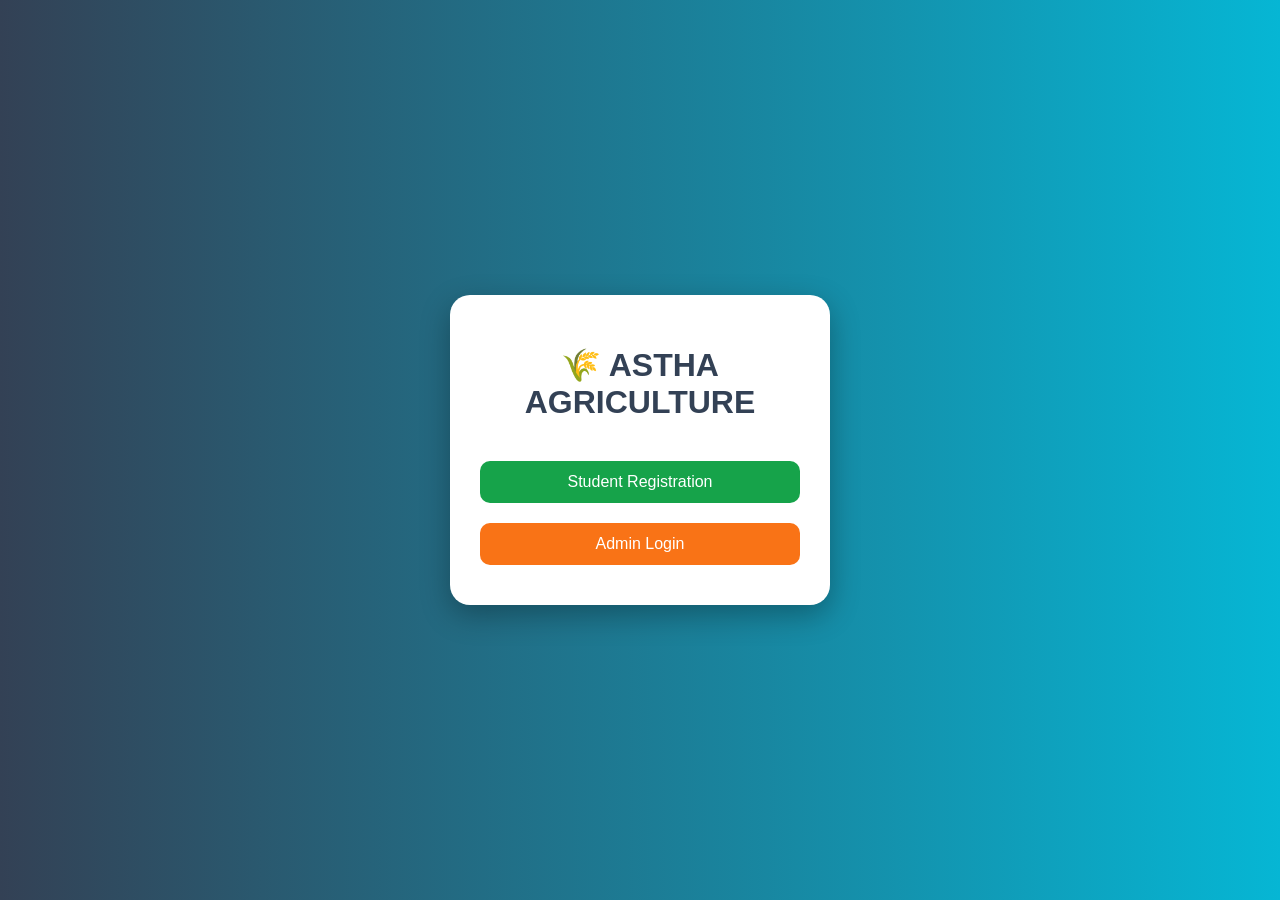
<file: index.html>
<!DOCTYPE html>
<html lang="en">
<head>
  <meta charset="UTF-8">
  <title>Astha Agriculture</title>

  <style>
    body {
      margin: 0;
      font-family: Arial;
      background: linear-gradient(to right, #334155, #06b6d4);
      height: 100vh;
      display: flex;
      justify-content: center;
      align-items: center;
    }

    .card {
      background: white;
      padding: 30px;
      border-radius: 20px;
      box-shadow: 0 10px 30px rgba(0,0,0,0.3);
      width: 320px;
      text-align: center;
    }

    h1 {
      color: #334155;
      margin-bottom: 30px;
    }

    button {
      width: 100%;
      padding: 12px;
      margin: 10px 0;
      border: none;
      border-radius: 10px;
      color: white;
      font-size: 16px;
      cursor: pointer;
    }

    .student {
      background: #16a34a;
    }

    .student:hover {
      background: #15803d;
    }

    .admin {
      background: #f97316;
    }

    .admin:hover {
      background: #ea580c;
    }
  </style>
</head>

<body>

  <div class="card">
    <h1>🌾 ASTHA AGRICULTURE</h1>

    <button class="student" onclick="goToStudent()">Student Registration</button>

    <button class="admin" onclick="goToAdmin()">Admin Login</button>
  </div>

  <script>
    function goToStudent() {
      window.location.href = "form.html";
    }

    function goToAdmin() {
      window.location.href = "login.html";
    }
  </script>

</body>
</html>
</file>
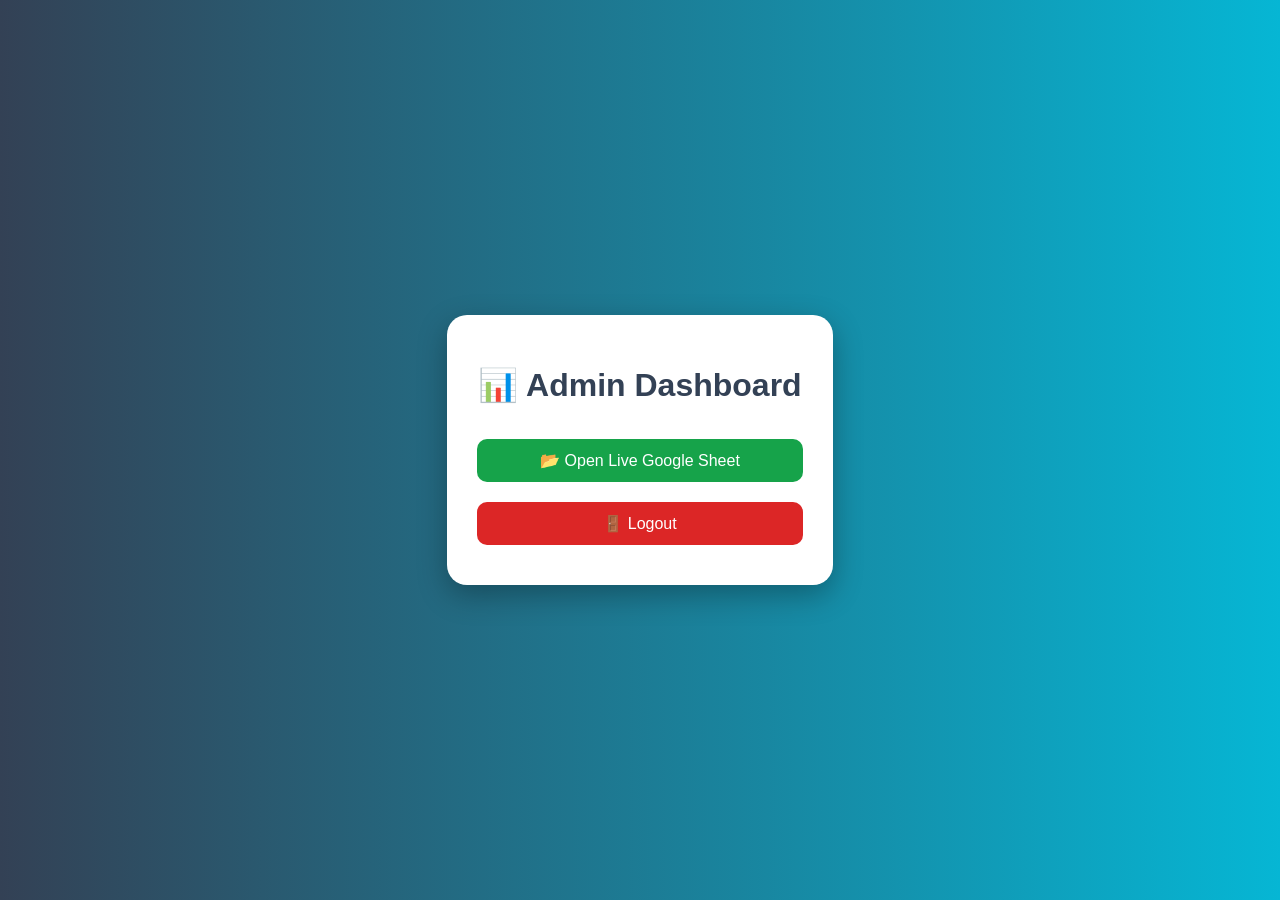
<file: admin.html>
<!DOCTYPE html>
<html lang="en">
<head>
  <meta charset="UTF-8">
  <meta name="viewport" content="width=device-width, initial-scale=1.0">
  <title>Admin Dashboard</title>

  <style>
    * {
      box-sizing: border-box;
    }

    body {
      margin: 0;
      font-family: Arial;
      background: linear-gradient(to right, #334155, #06b6d4);
      height: 100vh;
      display: flex;
      align-items: center;
      justify-content: center;
    }

    /* MAIN CARD */
    .card {
      background: white;
      width: 100%;
      max-width: 400px;
      padding: 30px;
      border-radius: 20px;
      box-shadow: 0px 10px 30px rgba(0,0,0,0.3);
      text-align: center;
    }

    /* TITLE */
    h1 {
      margin-bottom: 25px;
      color: #334155;
    }

    /* BUTTON COMMON STYLE */
    button {
      width: 100%;
      padding: 12px;
      margin: 10px 0;
      border: none;
      border-radius: 10px;
      font-size: 16px;
      cursor: pointer;
      transition: 0.3s;
      color: white;
    }

    /* GREEN BUTTON */
    .green-btn {
      background: #16a34a;
    }

    .green-btn:hover {
      background: #15803d;
    }

    /* RED BUTTON */
    .red-btn {
      background: #dc2626;
    }

    .red-btn:hover {
      background: #b91c1c;
    }

    /* RESPONSIVE */
    @media (max-width: 500px) {
      .card {
        margin: 20px;
        padding: 20px;
      }
    }
  </style>

</head>

<body>

<div class="container">

  <div class="card">

    <h1>📊 Admin Dashboard</h1>

    <!-- OPEN SHEET -->
    <button class="green-btn" onclick="openSheet()">
      📂 Open Live Google Sheet
    </button>

    <!-- LOGOUT -->
    <button class="red-btn" onclick="logout()">
      🚪 Logout
    </button>

  </div>

</div>

<script>
function openSheet() {
  window.open(
    "https://docs.google.com/spreadsheets/d/1U6oYPazqIKCYWCJ95tD0z4MA2019FSBBQzpBOEpp_TQ/edit?usp=sharing",
    "_blank"
  );
}

function logout() {
  localStorage.removeItem("admin");
  window.location.href = "login.html";
}

function logout() {
  // admin session remove karo
  localStorage.removeItem("admin");

  // login page pe redirect
  window.location.href = "login.html";
}
</script>

</body>
</html>
</file>
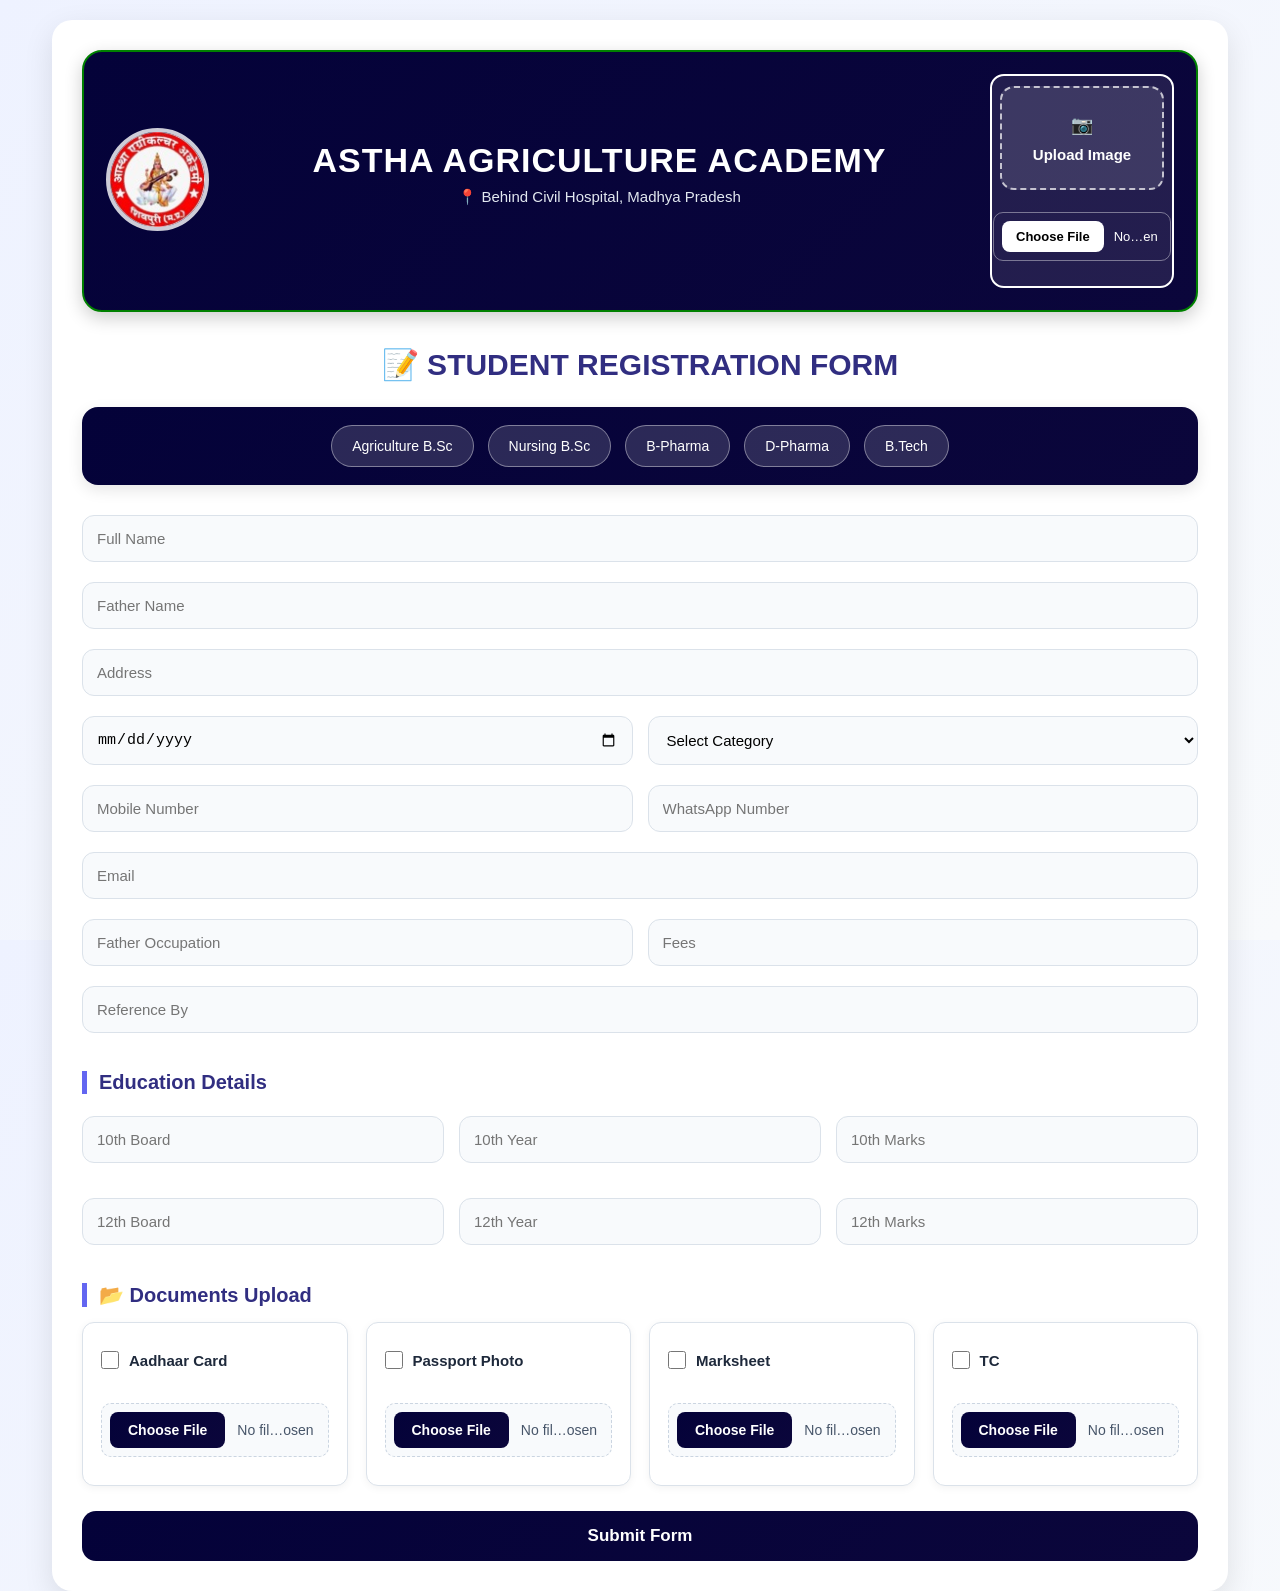
<file: form.html>
<!DOCTYPE html>
<html lang="en">

<head>
  <meta charset="UTF-8">
  <meta name="viewport" content="width=device-width, initial-scale=1.0">
  <title>Astha Agriculture Form</title>
  <link rel="stylesheet" href="style.css">
  <style>
    body {
  margin: 0;
  font-family: 'Segoe UI', Tahoma, Geneva, Verdana, sans-serif;
  background: linear-gradient(135deg, #eef2ff, #f8fafc);
  padding: 20px;
}

/* MAIN CONTAINER */
.container {
  width: 90%;
  max-width: 1200px;
  margin: auto;
  background: #ffffff;
  padding: 30px;
  border-radius: 20px;
  box-shadow: 0 10px 30px rgba(0, 0, 0, 0.1);
}

/* HEADER */
.header {
  background: linear-gradient(135deg, #040239, #0b063b);
  display: flex;
  justify-content: space-between;
  align-items: center;
  gap: 20px;
  padding: 22px;
  border-radius: 20px;
  flex-wrap: wrap;
  color: white;
  box-shadow: 0 6px 18px rgba(0,0,0,0.2);
}

/* LOGO */
.logo img {
  width: 95px;
  height: 95px;
  border-radius: 50%;
  object-fit: cover;
  border: 4px solid rgba(255,255,255,0.8);
}

/* TITLE */
.title {
  text-align: center;
  flex: 1;
}

.title h1 {
  margin: 0;
  font-size: 34px;
  letter-spacing: 1px;
  color: white;
  font-weight: bold;
}

.title p {
  margin-top: 8px;
  font-size: 15px;
  color: #e2e8f0;
}

/* PHOTO BOX */
.photo-box {
  width: 150px;
  height: 190px;
  border: 2px solid white;
  border-radius: 14px;
  background: rgba(249, 246, 246, 0.1);
  display: flex;
  flex-direction: column;
  justify-content: center;
  align-items: center;
  transition: 0.3s ease;
}

.photo-box:hover {
  background: rgba(255,255,255,0.2);
  transform: scale(1.03);
}

.photo-box label {
  font-weight: 600;
  margin-bottom: 10px;
  cursor: pointer;
}

.photo-box input {
  color: white;
}

/* FORM TITLE */
h2 {
  text-align: center;
  color: #312e81;
  margin-top: 35px;
  margin-bottom: 25px;
  font-size: 30px;
  font-weight: bold;
}

/* COURSE BAR */
.course-bar {
  display: flex;
  flex-wrap: wrap;
  gap: 14px;
  padding: 18px;
  background: linear-gradient(135deg, #040239, #0b063b);
  border-radius: 16px;
  margin: 20px 0;
  justify-content: center;
  box-shadow: 0 5px 15px rgba(0,0,0,0.1);
}

.course-bar input[type="radio"] {
  display: none;
}

.course-bar label {
  padding: 12px 20px;
  background: rgba(255,255,255,0.15);
  border: 1px solid rgba(255,255,255,0.4);
  border-radius: 30px;
  cursor: pointer;
  transition: 0.3s;
  color: white;
  font-size: 14px;
  font-weight: 500;
}

.course-bar label:hover {
  background: white;
  color: #4338ca;
  transform: translateY(-2px);
}

.course-bar input[type="radio"]:checked + label {
  background: white;
  color: #4338ca;
  font-weight: bold;
}

/* INPUTS */
form input,
form select {
  width: 100%;
  padding: 14px;
  margin: 10px 0;
  border: 1px solid #dbe2ea;
  border-radius: 12px;
  font-size: 15px;
  transition: 0.3s;
  background: #f8fafc;
  box-sizing: border-box;
}

form input:focus,
form select:focus {
  outline: none;
  border-color: #6366f1;
  background: white;
  box-shadow: 0 0 10px rgba(99,102,241,0.25);
}

/* ROW */
.row {
  display: flex;
  gap: 15px;
}

/* EDUCATION TABLE */
.table {
  display: grid;
  grid-template-columns: repeat(3, 1fr);
  gap: 15px;
}

/* DOCUMENT SECTION */
.documents {
  display: grid;
  grid-template-columns: repeat(2, 1fr);
  gap: 18px;
}

.doc-box {
  border: 1px solid #dbe2ea;
  padding: 18px;
  border-radius: 16px;
  background: #f8fafc;
  transition: 0.3s;
}

.doc-box:hover {
  transform: translateY(-4px);
  box-shadow: 0 5px 18px rgba(0,0,0,0.08);
}

.doc-box label {
  display: block;
  margin-bottom: 10px;
  font-weight: 600;
  color: #312e81;
}

/* BUTTON */
button {
  width: 100%;
  padding: 15px;
  background: linear-gradient(135deg, #040239, #0b063b);
  color: white;
  border: none;
  border-radius: 14px;
  margin-top: 25px;
  font-size: 17px;
  font-weight: bold;
  cursor: pointer;
  transition: 0.3s ease;
}

button:hover {
  transform: translateY(-2px);
  box-shadow: 0 8px 20px rgba(67,56,202,0.35);
}

/* SECTION HEADINGS */
h3 {
  color: #312e81;
  margin-top: 28px;
  margin-bottom: 12px;
  border-left: 5px solid #6366f1;
  padding-left: 12px;
  font-size: 20px;
}

/* MOBILE RESPONSIVE */
@media (max-width: 768px) {

  .header {
    flex-direction: column;
    text-align: center;
  }

  .row {
    flex-direction: column;
  }

  .table {
    grid-template-columns: 1fr;
  }

  .documents {
    grid-template-columns: 1fr;
  }

  .course-bar {
    flex-direction: column;
    align-items: center;
  }

  .title h1 {
    font-size: 24px;
  }

  .container {
    padding: 18px;
  }
}
/* DOCUMENT SECTION */
.documents {
  display: grid;
  grid-template-columns: repeat(auto-fit, minmax(260px, 1fr));
  gap: 18px;
  margin-top: 15px;
}

/* DOCUMENT BOX */
.doc-box {
  background: #ffffff;
  border: 1px solid #dbe2ea;
  border-radius: 12px;
  padding: 18px;
  transition: 0.3s ease;
  box-shadow: 0 2px 8px rgba(0,0,0,0.05);
}

.doc-box:hover {
  border-color: #6366f1;
  box-shadow: 0 5px 15px rgba(99,102,241,0.15);
}

/* LABEL STYLE */
.doc-box label {
  display: flex;
  align-items: center;
  gap: 10px;
  font-size: 15px;
  font-weight: 600;
  color: #1e293b;
  margin-bottom: 14px;
  cursor: pointer;
}

/* CHECKBOX */
.doc-box input[type="checkbox"] {
  width: 18px;
  height: 18px;
  accent-color: #4f46e5;
  cursor: pointer;
}

/* FILE INPUT */
.doc-box input[type="file"] {
  width: 100%;
  padding: 10px;
  border: 1px dashed #cbd5e1;
  border-radius: 8px;
  background: #f8fafc;
  font-size: 14px;
  cursor: pointer;
  transition: 0.3s;
}

/* FILE INPUT HOVER */
.doc-box input[type="file"]:hover {
  border-color: #6366f1;
  background: #eef2ff;
}

/* MOBILE */
@media (max-width: 768px) {
  .documents {
    grid-template-columns: 1fr;
  }
}
/* FILE INPUT CUSTOM STYLE */
.doc-box input[type="file"] {
  width: 100%;
  font-size: 14px;
  color: #475569;
  background: #f8fafc;
  border: 1px dashed #cbd5e1;
  border-radius: 10px;
  padding: 8px;
  cursor: pointer;
}

/* CUSTOM BUTTON */
.doc-box input[type="file"]::file-selector-button {
  background: linear-gradient(135deg, #040239, #0b063b);
  color: white;
  border: none;
  padding: 10px 18px;
  border-radius: 8px;
  cursor: pointer;
  margin-right: 12px;
  font-weight: 600;
  transition: 0.3s;
}

/* BUTTON HOVER */
.doc-box input[type="file"]::file-selector-button:hover {
  background: linear-gradient(135deg, #040239, #0b063b);
}
/* PHOTO SECTION */
.photo-box {
  width: 160px;
  display: flex;
  flex-direction: column;
  gap: 12px;
}

/* PREVIEW BOX */
.photo-preview {
  width: 100%;
  height: 190px;
  border: 2px dashed rgba(255,255,255,0.7);
  border-radius: 14px;
  background: rgba(255,255,255,0.12);
  display: flex;
  flex-direction: column;
  justify-content: center;
  align-items: center;
  color: white;
  font-size: 18px;
  font-weight: 600;
  text-align: center;
  transition: 0.3s ease;
}

.photo-preview span {
  margin-top: 10px;
  font-size: 15px;
}

.photo-preview:hover {
  background: rgba(255,255,255,0.2);
  transform: scale(1.02);
}

/* FILE INPUT */
.photo-box input[type="file"] {
  width: 100%;
  font-size: 13px;
  color: white;
  background:135deg, #040239, #0b063b;
  border: 1px solid rgba(255,255,255,0.4);
  border-radius: 10px;
  padding: 8px;
  cursor: pointer;
}

/* CUSTOM BUTTON */
.photo-box input[type="file"]::file-selector-button {
  background: white;
  color: 135deg, #040239, #0b063b;
  border: none;
  padding: 8px 14px;
  border-radius: 8px;
  cursor: pointer;
  font-weight: 600;
  margin-right: 10px;
}
  </style>
</head>

<body>

  <div class="container">

    <!-- HEADER / NAVBAR -->
    <div class="header">

      <!-- LOGO LEFT -->
      <div class="logo">
        <img src="assets/logo.jpeg" alt="logo">
      </div>

      <!-- CENTER TITLE -->
      <div class="title">
        <h1>ASTHA AGRICULTURE ACADEMY</h1>
        <p>📍 Behind Civil Hospital, Madhya Pradesh</p>
      </div>

      <!-- RIGHT PHOTO (UPDATED) -->
      <!-- <div class="photo-box"> <label for="photo">📸 Upload Photo</label> <input type="file" id="photo"> </div> -->
       <div class="photo-box">

  <div class="photo-preview">
    📷
    <span>Upload Image</span>
  </div>

  <input type="file" id="photo">

</div>

    </div>

    <h2>📝 STUDENT REGISTRATION FORM</h2>

    <!-- COURSE BAR -->
    <div class="course-bar">

      <input type="radio" id="c1" name="course" value="Agriculture B.Sc">
      <label for="c1">Agriculture B.Sc</label>

      <input type="radio" id="c2" name="course" value="Nursing B.Sc">
      <label for="c2">Nursing B.Sc</label>

      <input type="radio" id="c3" name="course" value="B-Pharma">
      <label for="c3">B-Pharma</label>

      <input type="radio" id="c4" name="course" value="D-Pharma">
      <label for="c4">D-Pharma</label>

      <input type="radio" id="c5" name="course" value="B.Tech">
      <label for="c5">B.Tech</label>

    </div>
    <!-- FORM -->
    <form>

      <input type="text" name="name" placeholder="Full Name">
      <input type="text" name="father" placeholder="Father Name">
      <input type="text" name="address" placeholder="Address">

      <div class="row">
        <input type="date" name="dob">
        <select name="category">
          <option>Select Category</option>
          <option>GEN</option>
          <option>OBC</option>
          <option>SC</option>
          <option>ST</option>
        </select>
      </div>

      <div class="row">
        <input type="text" name="mobile" placeholder="Mobile Number">
        <input type="text" name="whatsapp" placeholder="WhatsApp Number">

      </div>

      <input type="email" name="email" placeholder="Email">

      <div class="row">
        <input type="text" name="occupation" placeholder="Father Occupation">
        <input type="text" name="fees" placeholder="Fees">
      </div>

      <input type="text" name="reference" placeholder="Reference By">
      <!-- EDUCATION -->
      <h3>Education Details</h3>

      <div class="table">
        <input name="tenthBoard" placeholder="10th Board">
        <input name="tenthYear" placeholder="10th Year">
        <input name="tenthMarks" placeholder="10th Marks">

        <input name="twelfthBoard" placeholder="12th Board">
        <input name="twelfthYear" placeholder="12th Year">
        <input name="twelfthMarks" placeholder="12th Marks">
      </div>

      <!-- NEW SECTION: DOCUMENTS -->
      <h3>📂 Documents Upload</h3>

      <div class="documents">

        <div class="doc-box">
          <label><input type="checkbox"> Aadhaar Card</label>
          <input type="file">
        </div>

        <div class="doc-box">
          <label><input type="checkbox"> Passport Photo</label>
          <input type="file">
        </div>

        <div class="doc-box">
          <label><input type="checkbox"> Marksheet</label>
          <input type="file">
        </div>

        <div class="doc-box">
          <label><input type="checkbox"> TC</label>
          <input type="file">
        </div>

      </div>

      <button type="submit">Submit Form</button>



    </form>

  </div>
  <script src="script.js"></script>
</body>

</html>
</file>
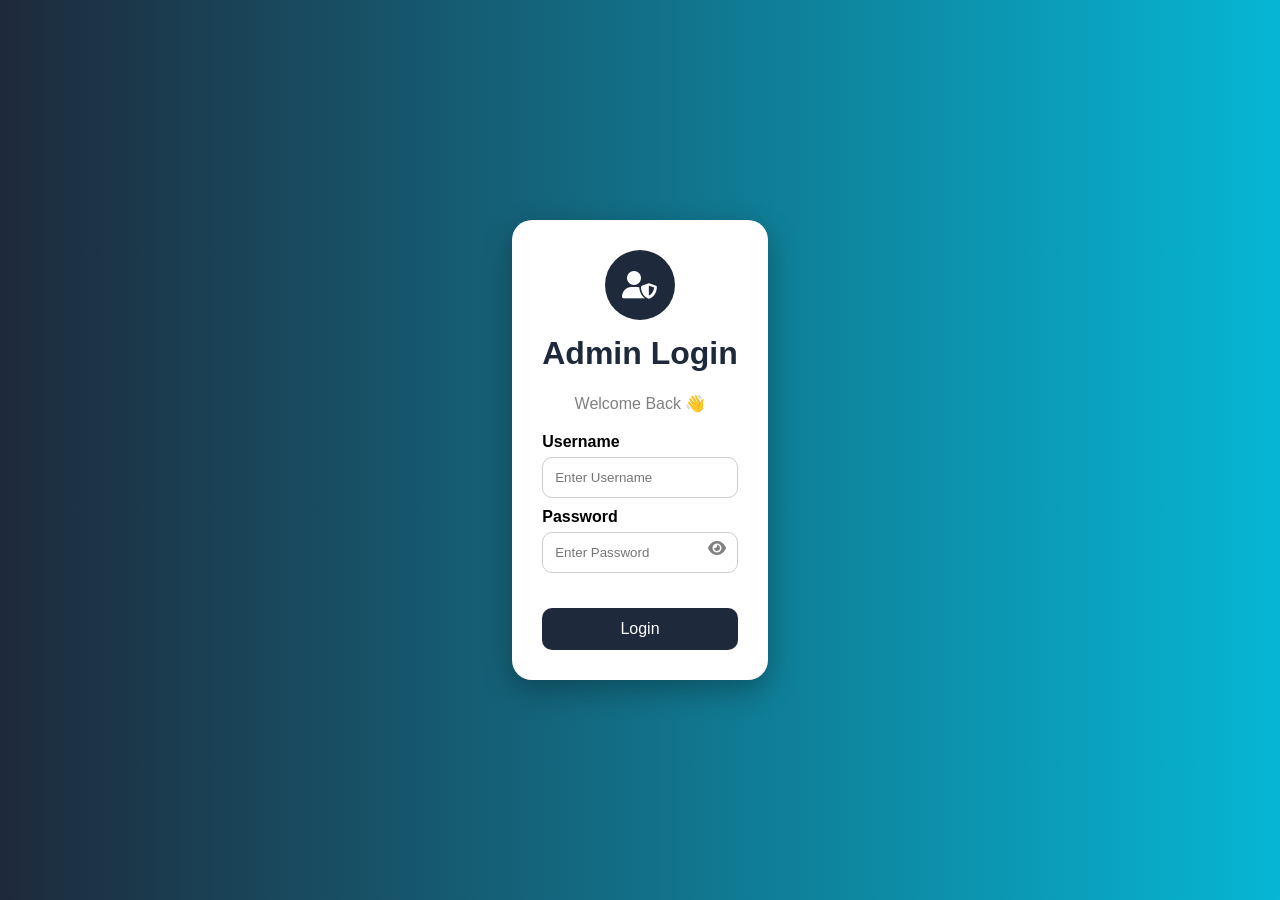
<file: login.html>
<!DOCTYPE html>
<html lang="en">
<head>
  <meta charset="UTF-8">
  <meta name="viewport" content="width=device-width, initial-scale=1.0">
  <title>Admin Login</title>

  <!-- FONT AWESOME -->
  <link rel="stylesheet" href="https://cdnjs.cloudflare.com/ajax/libs/font-awesome/6.5.0/css/all.min.css">

  <style>
    * {
      box-sizing: border-box;
    }

    body {
      margin: 0;
      font-family: Arial;
      background: linear-gradient(to right, #1e293b, #06b6d4);
      height: 100vh;
      display: flex;
      align-items: center;
      justify-content: center;
    }

    /* CARD */
    .card {
      background: white;
      width: 100%;
      max-width: 380px;
      padding: 30px;
      border-radius: 20px;
      box-shadow: 0px 10px 30px rgba(0,0,0,0.3);
      text-align: center;
    }

    /* ICON */
    .icon {
      background: #1e293b;
      color: white;
      width: 70px;
      height: 70px;
      margin: auto;
      border-radius: 50%;
      display: flex;
      align-items: center;
      justify-content: center;
      font-size: 28px;
    }

    h1 {
      margin-top: 15px;
      color: #1e293b;
    }

    p {
      color: gray;
      margin-bottom: 20px;
    }

    /* FORM */
    form {
      text-align: left;
    }

    label {
      font-weight: bold;
      display: block;
      margin-top: 10px;
    }

    input {
      width: 100%;
      padding: 12px;
      margin-top: 6px;
      border: 1px solid #ccc;
      border-radius: 10px;
      outline: none;
    }

    input:focus {
      border-color: #06b6d4;
    }

    /* PASSWORD BOX */
    .password-box {
      position: relative;
    }

    .password-box i {
      position: absolute;
      right: 12px;
      top: 14px;
      cursor: pointer;
      color: gray;
    }

    /* ERROR */
    #error {
      color: red;
      font-size: 13px;
      margin-top: 8px;
    }

    /* BUTTON */
    button {
      width: 100%;
      padding: 12px;
      margin-top: 15px;
      background: #1e293b;
      color: white;
      border: none;
      border-radius: 10px;
      font-size: 16px;
      cursor: pointer;
      transition: 0.3s;
    }

    button:hover {
      background: #0f172a;
    }

    /* RESPONSIVE */
    @media (max-width: 500px) {
      .card {
        margin: 20px;
      }
    }
  </style>

</head>

<body>

<div class="container">

  <div class="card">

    <!-- ICON -->
    <div class="icon">
      <i class="fa-solid fa-user-shield"></i>
    </div>

    <!-- TITLE -->
    <h1>Admin Login</h1>
    <p>Welcome Back 👋</p>

    <!-- FORM -->
    <form onsubmit="handleLogin(event)">

      <!-- USERNAME -->
      <label>Username</label>
      <input type="text" id="username" placeholder="Enter Username">

      <!-- PASSWORD -->
      <label>Password</label>

      <div class="password-box">
        <input type="password" id="password" placeholder="Enter Password">
        <i id="toggleEye" class="fa-solid fa-eye" onclick="togglePassword()"></i>
      </div>

      <!-- ERROR -->
      <p id="error"></p>

      <!-- BUTTON -->
      <button type="submit">Login</button>

    </form>

  </div>

</div>

<script>
function handleLogin(event) {
  event.preventDefault();

  const username = document.getElementById("username").value;
  const password = document.getElementById("password").value;
  const error = document.getElementById("error");

  // SIMPLE LOGIN CHECK (change credentials here)
  if (username === "Anand" && password === "Anand@123") {
    
    // redirect to admin dashboard page
    window.location.href = "admin.html";

  } else {
    error.innerText = "❌ Invalid Username or Password";
  }
}

// PASSWORD SHOW/HIDE
function togglePassword() {
  const password = document.getElementById("password");
  const eye = document.getElementById("toggleEye");

  if (password.type === "password") {
    password.type = "text";
    eye.classList.remove("fa-eye");
    eye.classList.add("fa-eye-slash");
  } else {
    password.type = "password";
    eye.classList.remove("fa-eye-slash");
    eye.classList.add("fa-eye");
  }
}
</script>
</body>
</html>
</file>
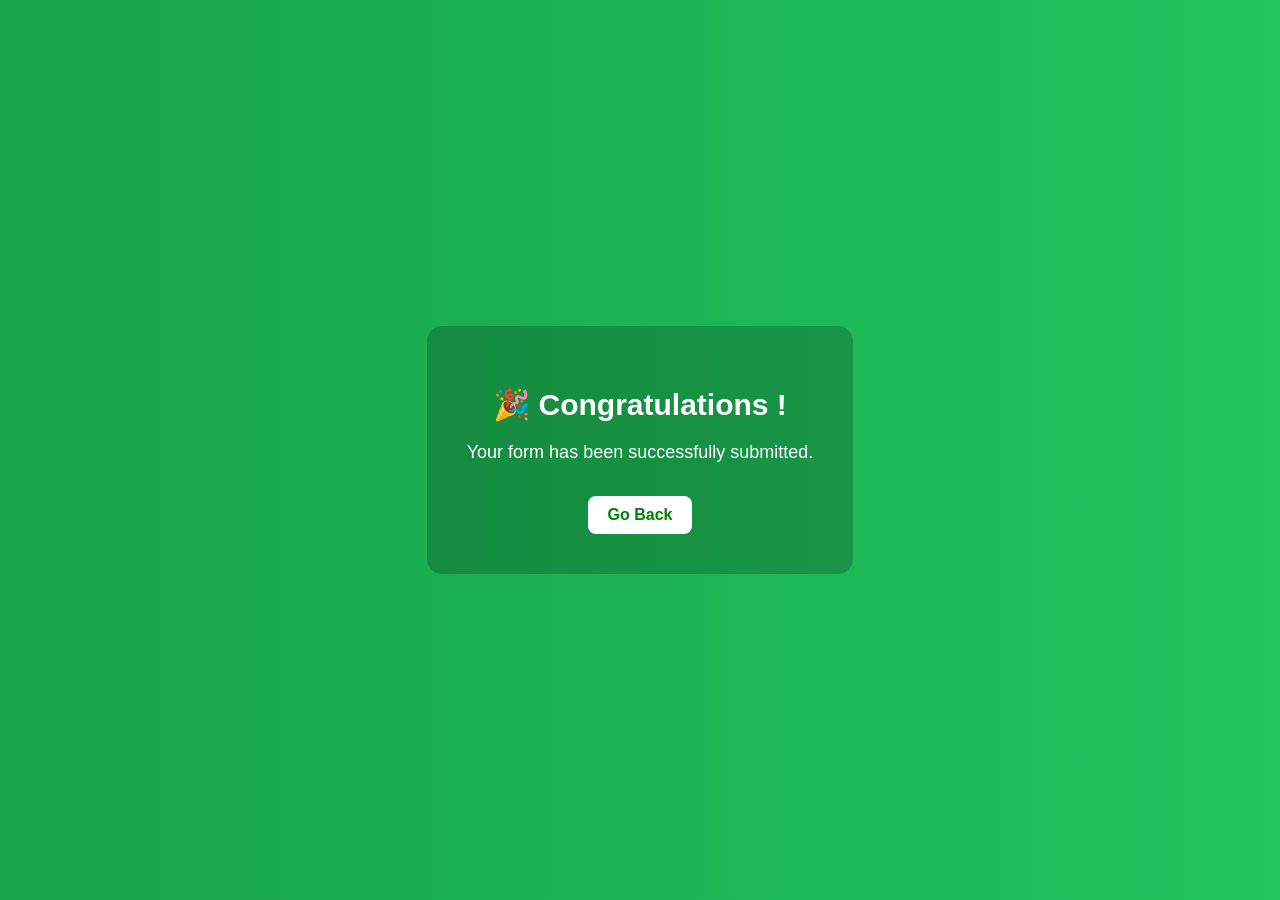
<file: success.html>
<!DOCTYPE html>
<html lang="en">
<head>
  <meta charset="UTF-8">
  <title>Success</title>

  <style>
    body {
      margin: 0;
      font-family: Arial;
      background: linear-gradient(to right, #16a34a, #22c55e);
      height: 100vh;
      display: flex;
      justify-content: center;
      align-items: center;
      text-align: center;
      color: white;
    }

    .box {
      background: rgba(0,0,0,0.2);
      padding: 40px;
      border-radius: 15px;
    }

    h1 {
      font-size: 30px;
    }

    p {
      font-size: 18px;
    }

    a {
      display: inline-block;
      margin-top: 15px;
      padding: 10px 20px;
      background: white;
      color: green;
      text-decoration: none;
      border-radius: 8px;
      font-weight: bold;
    }
  </style>
</head>

<body>

<div class="box">
 <h1>🎉 Congratulations <span id="userName"></span>!</h1>
<p>Your form has been successfully submitted.</p>
  <a href="index.html">Go Back</a>
</div>
<script>
   
  const params = new URLSearchParams(window.location.search);
  const name = params.get("name");

  document.getElementById("userName").innerText = name;

</script>
</body>
</html>
</file>
<file: style.css>
body {
  margin: 0;
  font-family: Arial;
  background: #f3f4f6;
}

.container {
  width: 90%;
  margin: auto;
  background: white;
  padding: 20px;
}

/* HEADER */
.header {
  display: flex;
  justify-content: space-between;
  align-items: center;
  gap: 10px;
  border: 2px solid green;
  padding: 15px;
  border-radius: 10px;
  flex-wrap: wrap;
}

/* LOGO */
.logo img {
  width: 80px;
  height: 80px;
}

/* TITLE */
.title {
  text-align: center;
  flex: 1;
}

.title h1 {
  color: green;
  margin: 0;
}

/* UPLOAD BOX */
.upload-box {
  border: 2px dashed gray;
  padding: 10px;
  text-align: center;
}

/* COURSE BAR */
.course-bar {
  background: green;
  color: white;
  padding: 10px;
  display: flex;
  justify-content: space-around;
  flex-wrap: wrap;
}

/* FORM */
form input, form select {
  width: 100%;
  padding: 10px;
  margin: 8px 0;
}

.row {
  display: flex;
  gap: 10px;
}

/* TABLE STYLE */
.table {
  display: grid;
  grid-template-columns: repeat(3, 1fr);
  gap: 10px;
}

/* BUTTON */
button {
  width: 100%;
  padding: 12px;
  background: black;
  color: white;
  border: none;
  margin-top: 10px;
}

/* 🔥 RESPONSIVE MOBILE */
@media (max-width: 768px) {

  .header {
    flex-direction: column;
    text-align: center;
  }

  .row {
    flex-direction: column;
  }

  .table {
    grid-template-columns: 1fr;
  }

  .course-bar {
    flex-direction: column;
    gap: 5px;
  }
}
/* HEADER FIX */
.header {
  display: flex;
  justify-content: space-between;
  align-items: center;
  gap: 15px;
  border: 2px solid green;
  padding: 15px;
  border-radius: 10px;
  flex-wrap: wrap;
}

/* PHOTO BOX (NEW DESIGN - VERTICAL LIKE FORM STYLE) */
.photo-box {
  width: 140px;
  height: 180px;
  border: 2px dashed gray;
  display: flex;
  flex-direction: column;
  justify-content: center;
  align-items: center;
  padding: 10px;
  text-align: center;
}

.photo-box input {
  width: 100%;
  margin-top: 10px;
}

/* DOCUMENT SECTION */
.documents {
  display: grid;
  grid-template-columns: repeat(2, 1fr);
  gap: 15px;
  margin-top: 10px;
}

.doc-box {
  border: 1px solid #ccc;
  padding: 10px;
  border-radius: 8px;
}

/* RESPONSIVE UPDATE */
@media (max-width: 768px) {

  .header {
    flex-direction: column;
  }

  .photo-box {
    width: 100%;
    height: auto;
  }

  .row {
    flex-direction: column;
  }

  .documents {
    grid-template-columns: 1fr;
  }

  .course-bar {
    flex-direction: column;
    gap: 5px;
  }
}
body {
  margin: 0;
  font-family: Arial;
  background: linear-gradient(to right, #334155, #06b6d4);
  height: 100vh;
  display: flex;
  align-items: center;
  justify-content: center;
}

/* CARD */
.card {
  background: white;
  width: 100%;
  max-width: 380px;
  padding: 30px;
  border-radius: 25px;
  box-shadow: 0px 10px 30px rgba(0,0,0,0.3);
  text-align: center;
}

/* ICON */
.icon {
  background: #334155;
  color: white;
  width: 70px;
  height: 70px;
  margin: auto;
  border-radius: 50%;
  display: flex;
  align-items: center;
  justify-content: center;
  font-size: 30px;
}

/* TEXT */
h1 {
  margin-top: 15px;
  color: #334155;
}

p {
  color: gray;
}

/* FORM */
form {
  text-align: left;
  margin-top: 20px;
}

label {
  font-weight: bold;
  color: #333;
}

input {
  width: 100%;
  padding: 12px;
  margin-top: 8px;
  margin-bottom: 15px;
  border: 1px solid #ccc;
  border-radius: 12px;
  outline: none;
}

input:focus {
  border-color: #06b6d4;
}

/* PASSWORD BOX */
.password-box {
  position: relative;
}

.password-box i {
  position: absolute;
  right: 12px;
  top: 15px;
  cursor: pointer;
  color: gray;
}

/* ERROR */
#error {
  color: red;
  font-size: 13px;
}

/* BUTTON */
button {
  width: 100%;
  padding: 12px;
  background: #334155;
  color: white;
  border: none;
  border-radius: 12px;
  font-size: 16px;
  cursor: pointer;
  transition: 0.3s;
}

button:hover {
  background: #1f2937;
}

/* RESPONSIVE */
@media (max-width: 500px) {
  .card {
    margin: 20px;
  }
}


body {
  margin: 0;
  font-family: Arial;
  background: #f3f4f6;
}

.container {
  width: 90%;
  margin: auto;
  background: white;
  padding: 20px;
}

/* HEADER */
.header {
  display: flex;
  justify-content: space-between;
  align-items: center;
  gap: 15px;
  border: 2px solid green;
  padding: 15px;
  border-radius: 10px;
  flex-wrap: wrap;
}

/* LOGO */
.logo img {
  width: 80px;
  height: 80px;
}

/* TITLE */
.title {
  text-align: center;
  flex: 1;
}

.title h1 {
  color: green;
  margin: 0;
}

/* PHOTO BOX */
.photo-box {
  width: 140px;
  height: 180px;
  border: 2px dashed gray;
  display: flex;
  flex-direction: column;
  justify-content: center;
  align-items: center;
}

/* COURSE BAR */
.course-bar {
  background: green;
  color: white;
  padding: 10px;
  display: flex;
  justify-content: space-around;
  flex-wrap: wrap;
}

/* FORM */
form input, form select {
  width: 100%;
  padding: 10px;
  margin: 8px 0;
}

.row {
  display: flex;
  gap: 10px;
}

.table {
  display: grid;
  grid-template-columns: repeat(3, 1fr);
  gap: 10px;
}

.documents {
  display: grid;
  grid-template-columns: repeat(2, 1fr);
  gap: 15px;
}

.doc-box {
  border: 1px solid #ccc;
  padding: 10px;
  border-radius: 8px;
}

/* BUTTON */
button {
  width: 100%;
  padding: 12px;
  background: black;
  color: white;
  border: none;
  margin-top: 10px;
}

/* RESPONSIVE */
@media (max-width: 768px) {
  .header {
    flex-direction: column;
    text-align: center;
  }

  .row {
    flex-direction: column;
  }

  .table {
    grid-template-columns: 1fr;
  }

  .documents {
    grid-template-columns: 1fr;
  }

  .course-bar {
    flex-direction: column;
  }
}

body {
  margin: 0;
  font-family: Arial;
  background: #f3f4f6;
}

.container {
  width: 90%;
  margin: auto;
  background: white;
  padding: 20px;
}

/* HEADER */
.header {
  display: flex;
  justify-content: space-between;
  align-items: center;
  gap: 15px;
  border: 2px solid green;
  padding: 15px;
  border-radius: 10px;
  flex-wrap: wrap;
}

/* LOGO */
.logo img {
  width: 80px;
  height: 80px;
}

/* TITLE */
.title {
  text-align: center;
  flex: 1;
}

.title h1 {
  color: green;
  margin: 0;
}

/* PHOTO BOX */
.photo-box {
  width: 140px;
  height: 180px;
  border: 2px dashed gray;
  display: flex;
  flex-direction: column;
  justify-content: center;
  align-items: center;
}

/* COURSE BAR */
.course-bar {
  background: green;
  color: white;
  padding: 10px;
  display: flex;
  justify-content: space-around;
  flex-wrap: wrap;
}

/* FORM */
form input, form select {
  width: 100%;
  padding: 10px;
  margin: 8px 0;
}

.row {
  display: flex;
  gap: 10px;
}

.table {
  display: grid;
  grid-template-columns: repeat(3, 1fr);
  gap: 10px;
}

.documents {
  display: grid;
  grid-template-columns: repeat(2, 1fr);
  gap: 15px;
}

.doc-box {
  border: 1px solid #ccc;
  padding: 10px;
  border-radius: 8px;
}

/* BUTTON */
button {
  width: 100%;
  padding: 12px;
  background: black;
  color: white;
  border: none;
  margin-top: 10px;
}

/* RESPONSIVE */
@media (max-width: 768px) {
  .header {
    flex-direction: column;
    text-align: center;
  }

  .row {
    flex-direction: column;
  }

  .table {
    grid-template-columns: 1fr;
  }

  .documents {
    grid-template-columns: 1fr;
  }

  .course-bar {
    flex-direction: column;
  }
}
</file>
